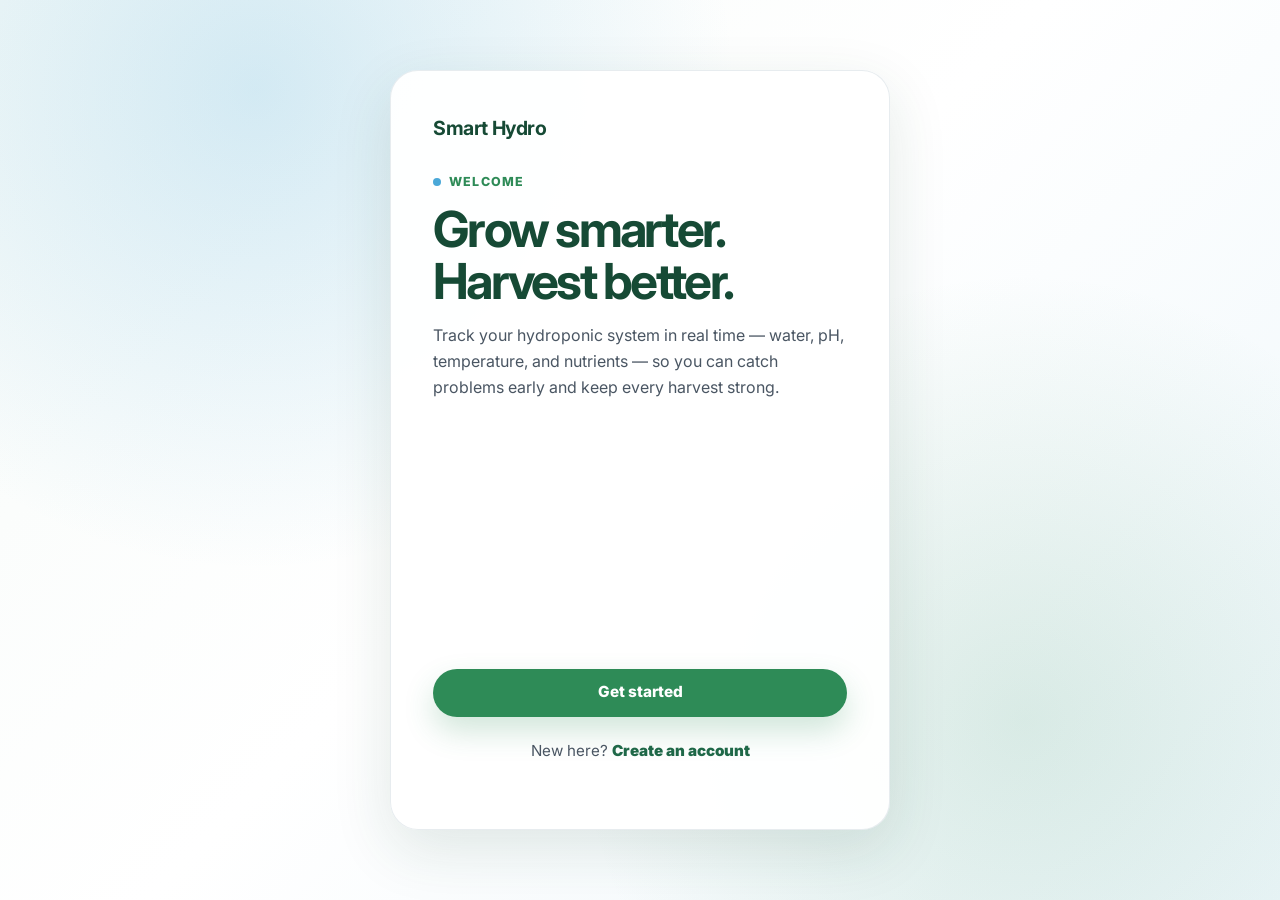
<file: welcome.html>
<!doctype html>
<html lang="en">
  <head>
    <meta charset="UTF-8" />
    <meta name="viewport" content="width=device-width, initial-scale=1.0" />
    <title>Welcome | Smart Hydro</title>
    <link rel="preconnect" href="https://fonts.googleapis.com" />
    <link rel="preconnect" href="https://fonts.gstatic.com" crossorigin />
    <link
      href="https://fonts.googleapis.com/css2?family=Inter:wght@400;500;600;700;800&display=swap"
      rel="stylesheet"
    />
    <link rel="stylesheet" href="styles.css?v=brand-text-1" />
  </head>
  <body class="auth-route-body">
    <main class="auth-page">
      <section class="auth-card welcome-card">
        <a class="brand auth-brand" href="welcome.html" aria-label="Smart Hydro home">
          <span>
            <strong>Smart Hydro</strong>
          </span>
        </a>

        <span class="eyebrow">Welcome</span>
        <h1>Grow smarter. Harvest better.</h1>
        <p>
          Track your hydroponic system in real time — water, pH, temperature, and nutrients — so
          you can catch problems early and keep every harvest strong.
        </p>

        <div class="welcome-card-actions">
          <a class="button button-primary auth-submit" href="sign-in.html">Get started</a>

          <p class="auth-switch">
            New here?
            <a href="sign-up.html">Create an account</a>
          </p>
        </div>
      </section>
    </main>
  </body>
</html>
</file>
<file: styles.css>
:root {
  --green-900: #164a35;
  --green-800: #1f6848;
  --green-700: #2e8b57;
  --green-100: #e7f5ec;
  --green-50: #f4fbf7;
  --blue-500: #4aa8d8;
  --blue-100: #e8f6fc;
  --gray-900: #17202a;
  --gray-700: #4a5663;
  --gray-500: #758394;
  --gray-200: #e6ebef;
  --gray-100: #f4f7f9;
  --white: #ffffff;
  --warning: #d89d21;
  --warning-bg: #fff7dd;
  --danger: #d9534f;
  --danger-bg: #fff1f0;
  --shadow: 0 20px 60px rgba(22, 74, 53, 0.12);
  --radius-lg: 28px;
  --radius-md: 18px;
  --radius-sm: 12px;
}

* {
  box-sizing: border-box;
}

html {
  scroll-behavior: smooth;
}

body {
  margin: 0;
  color: var(--gray-900);
  font-family: "Inter", system-ui, -apple-system, BlinkMacSystemFont, "Segoe UI", sans-serif;
  line-height: 1.6;
  background:
    radial-gradient(circle at top left, rgba(74, 168, 216, 0.18), transparent 32rem),
    linear-gradient(180deg, #f7fbf9 0%, #ffffff 42%, #f4f7f9 100%);
}

a {
  color: inherit;
  text-decoration: none;
}

.site-header {
  position: sticky;
  top: 0;
  z-index: 20;
  border-bottom: 1px solid rgba(230, 235, 239, 0.8);
  background: rgba(255, 255, 255, 0.88);
  backdrop-filter: blur(18px);
}

.nav {
  display: flex;
  max-width: 1180px;
  align-items: center;
  justify-content: space-between;
  gap: 24px;
  margin: 0 auto;
  padding: 16px 24px;
}

.brand {
  display: inline-flex;
  align-items: center;
  gap: 12px;
}

.brand strong {
  display: block;
  color: var(--green-900);
  font-size: 1.22rem;
  letter-spacing: -0.02em;
}

.nav-links {
  display: flex;
  flex-wrap: wrap;
  align-items: center;
  justify-content: flex-end;
  gap: 8px;
}

.nav-links a {
  border-radius: 999px;
  color: var(--gray-700);
  font-size: 0.92rem;
  font-weight: 600;
  padding: 9px 13px;
}

.nav-alert-link {
  position: relative;
  display: inline-flex;
  align-items: center;
  gap: 8px;
}

.nav-bell {
  display: inline-grid;
  width: 18px;
  height: 18px;
  color: currentColor;
}

.nav-bell svg {
  width: 100%;
  height: 100%;
  fill: currentColor;
}

.nav-alert-badge {
  min-width: 20px;
  height: 20px;
  display: inline-grid;
  place-items: center;
  padding: 0 6px;
  border-radius: 999px;
  background: var(--danger);
  color: var(--white);
  font-size: 0.72rem;
  font-weight: 800;
  line-height: 1;
  box-shadow: 0 0 0 2px rgba(255, 255, 255, 0.95);
}

.nav-alert-link.is-attention {
  color: var(--danger);
  background: var(--danger-bg);
  animation: nav-bell-beep 1.1s ease-in-out infinite;
}

.nav-alert-link.is-attention .nav-bell {
  animation: nav-bell-ring 0.9s ease-in-out infinite;
  transform-origin: 50% 0%;
}

@keyframes nav-bell-beep {
  0%,
  100% {
    box-shadow: 0 0 0 0 rgba(217, 83, 79, 0.45);
  }

  50% {
    box-shadow: 0 0 0 8px rgba(217, 83, 79, 0);
  }
}

@keyframes nav-bell-ring {
  0%,
  100% {
    transform: rotate(0deg);
  }

  20% {
    transform: rotate(-14deg);
  }

  40% {
    transform: rotate(12deg);
  }

  60% {
    transform: rotate(-8deg);
  }

  80% {
    transform: rotate(6deg);
  }
}

.nav-links a:hover,
.nav-links a:focus-visible,
.nav-action:hover,
.nav-action:focus-visible {
  color: var(--green-900);
  background: var(--green-100);
  outline: none;
}

.nav-action {
  border: 0;
  border-radius: 999px;
  color: var(--green-900);
  cursor: pointer;
  font: inherit;
  font-size: 0.92rem;
  font-weight: 800;
  padding: 9px 13px;
  background: var(--blue-100);
}

html.auth-pending body {
  opacity: 0;
  pointer-events: none;
}

.section-shell {
  max-width: 1180px;
  margin: 0 auto;
  padding: 68px 24px;
}

.hero {
  display: grid;
  grid-template-columns: repeat(2, minmax(0, 1fr));
  align-items: stretch;
  gap: 34px 48px;
  min-height: calc(100vh - 79px);
  padding-top: 54px;
}

.eyebrow {
  display: inline-flex;
  align-items: center;
  gap: 8px;
  color: var(--green-700);
  font-size: 0.78rem;
  font-weight: 800;
  letter-spacing: 0.1em;
  text-transform: uppercase;
}

.eyebrow::before {
  width: 8px;
  height: 8px;
  border-radius: 999px;
  background: var(--blue-500);
  content: "";
}

h1,
h2,
h3,
h4,
p {
  margin-top: 0;
}

h1 {
  max-width: 1120px;
  margin-bottom: 22px;
  color: var(--green-900);
  font-size: clamp(2.25rem, 4.6vw, 4.7rem);
  line-height: 1.04;
  letter-spacing: -0.055em;
}

h2 {
  margin-bottom: 14px;
  color: var(--green-900);
  font-size: clamp(2rem, 4vw, 3.2rem);
  line-height: 1.08;
  letter-spacing: -0.04em;
}

h3 {
  margin-bottom: 8px;
  color: var(--green-900);
  font-size: 1.15rem;
}

p {
  color: var(--gray-700);
}

.hero-copy {
  display: flex;
  flex-direction: column;
  justify-content: center;
  align-self: center;
  width: 100%;
  max-width: none;
  min-height: 620px;
  padding-right: 12px;
}

.hero-copy p {
  max-width: none;
  margin-bottom: 30px;
  color: var(--gray-700);
  font-size: clamp(1.32rem, 2.15vw, 1.62rem);
  line-height: 1.58;
}

.hero-visual {
  position: relative;
  display: flex;
  align-self: center;
  align-items: stretch;
  width: 100%;
  min-height: 620px;
}

.hero-media-stack {
  display: flex;
  width: 100%;
  flex-direction: column;
  gap: 18px;
}

.hero-heading {
  grid-column: 1 / -1;
  max-width: 1120px;
  margin: 0 auto 6px;
  text-align: center;
}

.hero-heading h1 {
  margin: 14px auto 0;
}

.hero-actions,
.form-actions {
  display: grid;
  gap: 14px;
  width: 100%;
}

.button-wide {
  width: 100%;
  min-height: 52px;
  font-size: 1rem;
}

.button {
  display: inline-flex;
  align-items: center;
  justify-content: center;
  min-height: 48px;
  border: 0;
  border-radius: 999px;
  cursor: pointer;
  font-family: inherit;
  font-size: 0.96rem;
  font-weight: 800;
  padding: 0 20px;
  transition:
    transform 180ms ease,
    box-shadow 180ms ease,
    background 180ms ease;
}

.button:hover,
.button:focus-visible {
  transform: translateY(-1px);
  outline: none;
}

.button-primary {
  color: var(--white);
  background: var(--green-700);
  box-shadow: 0 14px 30px rgba(46, 139, 87, 0.22);
}

.button-primary:hover,
.button-primary:focus-visible {
  background: var(--green-800);
}

.button-secondary,
.button-ghost {
  color: var(--green-900);
  background: var(--white);
  box-shadow: inset 0 0 0 1px var(--gray-200);
}

.button-ghost {
  background: var(--green-50);
}

.photo-showcase {
  display: grid;
  grid-template-columns: minmax(0, 1.05fr) minmax(0, 0.95fr);
  gap: 18px;
  align-items: stretch;
}

.project-photo {
  position: relative;
  overflow: hidden;
  margin: 0;
  border: 1px solid rgba(230, 235, 239, 0.9);
  border-radius: var(--radius-lg);
  background: var(--white);
  box-shadow: var(--shadow);
}

.project-photo img {
  display: block;
  width: 100%;
  height: 100%;
  object-fit: cover;
}

.project-photo-large {
  min-height: 580px;
}

.project-photo-small {
  min-height: 580px;
}

.project-photo figcaption {
  position: absolute;
  right: 14px;
  bottom: 14px;
  border-radius: 999px;
  color: var(--green-900);
  font-size: 0.78rem;
  font-weight: 900;
  padding: 7px 12px;
  background: rgba(255, 255, 255, 0.88);
  backdrop-filter: blur(10px);
}

.hydroponic-card {
  position: relative;
  overflow: hidden;
  min-height: 500px;
  border: 1px solid rgba(230, 235, 239, 0.9);
  border-radius: var(--radius-lg);
  background:
    linear-gradient(180deg, rgba(232, 246, 252, 0.8), rgba(244, 251, 247, 0.85)),
    var(--white);
  box-shadow: var(--shadow);
}

.hydroponic-card::before {
  position: absolute;
  inset: 28px;
  border: 1px dashed rgba(46, 139, 87, 0.22);
  border-radius: 22px;
  content: "";
}

.plant-row {
  position: relative;
  z-index: 2;
  display: flex;
  justify-content: center;
  gap: 46px;
  padding-top: 92px;
}

.plant {
  position: relative;
  width: 82px;
  height: 124px;
}

.plant-large {
  transform: scale(1.2);
}

.stem {
  position: absolute;
  right: 38px;
  bottom: 0;
  width: 7px;
  height: 86px;
  border-radius: 999px;
  background: var(--green-700);
}

.leaf {
  position: absolute;
  top: 18px;
  width: 54px;
  height: 32px;
  border-radius: 32px 32px 4px 32px;
  background: linear-gradient(135deg, #46a96b, #8bd9a6);
}

.leaf-left {
  left: 3px;
  transform: rotate(-32deg);
}

.leaf-right {
  right: 2px;
  transform: scaleX(-1) rotate(-32deg);
}

.grow-bed {
  position: relative;
  z-index: 3;
  display: flex;
  max-width: 380px;
  justify-content: space-around;
  margin: -8px auto 0;
  border-radius: 22px;
  padding: 18px 24px;
  background: var(--green-900);
  box-shadow: 0 12px 30px rgba(22, 74, 53, 0.2);
}

.grow-bed span {
  width: 42px;
  height: 12px;
  border-radius: 999px;
  background: rgba(255, 255, 255, 0.24);
}

.water-tank {
  position: relative;
  overflow: hidden;
  z-index: 2;
  max-width: 430px;
  height: 118px;
  margin: 38px auto 0;
  border: 2px solid rgba(74, 168, 216, 0.36);
  border-radius: 24px;
  background: rgba(255, 255, 255, 0.86);
}

.water-fill {
  position: absolute;
  right: 0;
  bottom: 0;
  left: 0;
  height: 68%;
  background: linear-gradient(180deg, rgba(74, 168, 216, 0.44), rgba(74, 168, 216, 0.18));
}

.water-tank span {
  position: absolute;
  top: 50%;
  left: 50%;
  width: 100%;
  color: var(--green-900);
  font-weight: 800;
  text-align: center;
  transform: translate(-50%, -50%);
}

.sensor-node {
  position: absolute;
  z-index: 6;
  width: 130px;
  border: 1px solid rgba(230, 235, 239, 0.9);
  border-radius: 18px;
  padding: 16px;
  background: rgba(255, 255, 255, 0.96);
  box-shadow: 0 18px 36px rgba(22, 74, 53, 0.14);
}

.sensor-node-left {
  top: 82px;
  left: -24px;
}

.sensor-node-right {
  right: -18px;
  bottom: 220px;
}

.sensor-node .icon {
  display: inline-grid;
  min-width: 38px;
  min-height: 38px;
  place-items: center;
  border-radius: 12px;
  color: var(--green-900);
  font-size: 0.8rem;
  font-weight: 900;
  background: var(--blue-100);
}

.sensor-node strong,
.sensor-node small {
  display: block;
}

.sensor-node strong {
  margin-top: 10px;
  color: var(--green-900);
  font-size: 1.45rem;
}

.sensor-node small {
  color: var(--gray-500);
  font-weight: 700;
}

.model-review-card {
  width: 100%;
  margin: 0;
  border: 1px solid rgba(230, 235, 239, 0.95);
  border-radius: var(--radius-md);
  padding: 22px 24px;
  background: rgba(255, 255, 255, 0.96);
  box-shadow: 0 16px 42px rgba(22, 74, 53, 0.08);
}

.model-review-card h3 {
  margin: 8px 0 10px;
}

.model-review-card ul {
  display: grid;
  gap: 6px;
  margin: 0 0 12px;
  padding-left: 20px;
}

.model-review-card li,
.model-review-card p {
  color: var(--gray-700);
  font-size: 0.9rem;
}

.model-review-card p {
  margin-bottom: 0;
  color: var(--green-900);
  font-weight: 800;
}

.line {
  position: absolute;
  z-index: 1;
  display: block;
  height: 2px;
  background: rgba(74, 168, 216, 0.28);
  transform-origin: left center;
}

.line-one {
  top: 214px;
  left: 90px;
  width: 360px;
  transform: rotate(8deg);
}

.line-two {
  right: 74px;
  bottom: 236px;
  width: 250px;
  transform: rotate(-16deg);
}

.line-three {
  bottom: 176px;
  left: 130px;
  width: 280px;
  transform: rotate(14deg);
}

.section-heading {
  max-width: 760px;
  margin: 0 auto 34px;
  text-align: center;
}

.section-heading.compact {
  margin-bottom: 0;
  text-align: left;
}

.status-layout,
.analysis-layout,
.readings-layout,
.split-section,
.impact-section {
  display: grid;
  grid-template-columns: repeat(2, minmax(0, 1fr));
  align-items: stretch;
  gap: 24px;
}

.status-card,
.metric-card,
.remedy-panel article,
.analysis-form,
.analysis-result,
.trend-card,
.table-card,
.alert-card,
.workflow-grid article,
.impact-grid article {
  border: 1px solid rgba(230, 235, 239, 0.95);
  border-radius: var(--radius-md);
  background: rgba(255, 255, 255, 0.92);
  box-shadow: 0 16px 42px rgba(22, 74, 53, 0.08);
}

.overall-health {
  display: flex;
  flex-direction: column;
  justify-content: flex-start;
  min-height: 100%;
  padding: 30px;
  background:
    linear-gradient(135deg, rgba(231, 245, 236, 0.92), rgba(232, 246, 252, 0.74)),
    var(--white);
}

.dashboard-photo {
  overflow: hidden;
  height: 260px;
  margin: 0 0 22px;
  border-radius: 22px;
  background: var(--gray-100);
  box-shadow: inset 0 0 0 1px rgba(230, 235, 239, 0.9);
}

.dashboard-photo img {
  display: block;
  width: 100%;
  height: 100%;
  object-fit: cover;
}

.health-summary-panel {
  display: flex;
  flex: 1;
  flex-direction: column;
  justify-content: center;
}

.card-topline,
.metric-card > div:first-child {
  display: flex;
  align-items: center;
  gap: 10px;
  color: var(--gray-700);
  font-weight: 800;
}

.status-icon {
  width: 14px;
  height: 14px;
  border-radius: 999px;
}

.healthy {
  background: var(--green-700);
}

.warning {
  background: var(--warning);
}

.critical {
  background: var(--danger);
}

.overall-health strong {
  margin: 20px 0 16px;
  color: var(--green-900);
  font-size: clamp(2.7rem, 5vw, 4.8rem);
  line-height: 1;
  letter-spacing: -0.06em;
}

.overall-health p {
  margin-bottom: 0;
}

.metric-grid {
  display: grid;
  grid-template-columns: repeat(2, minmax(0, 1fr));
  gap: 18px;
}

.remedy-panel {
  display: grid;
  grid-template-columns: repeat(4, minmax(0, 1fr));
  gap: 14px;
  margin-top: 18px;
}

.remedy-panel article {
  color: var(--gray-700);
  font-size: 0.92rem;
  padding: 18px;
}

.remedy-panel strong {
  color: var(--green-900);
}

.metric-card {
  display: flex;
  min-height: 190px;
  flex-direction: column;
  justify-content: space-between;
  padding: 22px;
}

.metric-icon {
  display: inline-grid;
  width: 42px;
  height: 42px;
  place-items: center;
  border-radius: 14px;
  color: var(--green-900);
  font-weight: 900;
  background: var(--blue-100);
}

.metric-card strong {
  display: block;
  margin: 18px 0 8px;
  color: var(--green-900);
  font-size: 2rem;
  line-height: 1;
}

.trend-indicator {
  display: inline-flex;
  width: fit-content;
  align-items: center;
  border-radius: 999px;
  color: var(--gray-700);
  font-size: 0.78rem;
  font-weight: 900;
  padding: 4px 10px;
  background: var(--gray-100);
}

.trend-indicator::before {
  margin-right: 6px;
  content: "→";
}

.trend-indicator.up {
  color: var(--green-900);
  background: var(--green-100);
}

.trend-indicator.up::before {
  content: "↗";
}

.trend-indicator.down {
  color: #7b5610;
  background: var(--warning-bg);
}

.trend-indicator.down::before {
  content: "↘";
}

.trend-indicator.steady::before {
  content: "→";
}

.monitoring-control-card {
  display: flex;
  grid-column: 1 / -1;
  align-items: center;
  justify-content: space-between;
  gap: 18px;
  border: 1px solid rgba(230, 235, 239, 0.95);
  border-radius: var(--radius-md);
  padding: 22px;
  background:
    linear-gradient(135deg, rgba(231, 245, 236, 0.92), rgba(232, 246, 252, 0.74)),
    var(--white);
  box-shadow: 0 16px 42px rgba(22, 74, 53, 0.08);
}

.monitoring-control-card h3 {
  margin: 8px 0 6px;
}

.monitoring-control-card p {
  max-width: 520px;
  margin-bottom: 0;
}

.monitoring-control-card .button {
  flex: 0 0 auto;
}

.monitoring-control-card .button:disabled {
  cursor: wait;
  opacity: 0.72;
}

.metric-status,
.table-status,
.severity {
  display: inline-flex;
  align-items: center;
  border-radius: 999px;
  color: var(--white);
  font-size: 0.78rem;
  font-weight: 900;
  padding: 4px 10px;
}

.progress-track,
.confidence-track {
  overflow: hidden;
  height: 10px;
  margin-top: 16px;
  border-radius: 999px;
  background: var(--gray-200);
}

.progress-track span,
.confidence-track span {
  display: block;
  height: 100%;
  border-radius: inherit;
  background: linear-gradient(90deg, var(--green-700), var(--blue-500));
  transition: width 240ms ease;
}

.metric-card.is-warning .progress-track span,
.confidence-track.warning span {
  background: linear-gradient(90deg, var(--warning), #f1ca62);
}

.metric-card.is-critical .progress-track span,
.confidence-track.critical span {
  background: linear-gradient(90deg, var(--danger), #ff8a80);
}

.ml-layout {
  display: grid;
  grid-template-columns: repeat(2, minmax(0, 1fr));
  gap: 24px;
}

.ml-photo,
.ml-detection-panel,
.ml-result-panel {
  border: 1px solid rgba(230, 235, 239, 0.95);
  border-radius: var(--radius-md);
  background: rgba(255, 255, 255, 0.92);
  box-shadow: 0 16px 42px rgba(22, 74, 53, 0.08);
}

.ml-photo {
  display: flex;
  overflow: hidden;
  min-height: 340px;
  margin: 0;
  flex-direction: column;
}

.ml-photo img {
  display: block;
  width: 100%;
  flex: 1;
  min-height: 0;
  object-fit: cover;
}

.ml-photo figcaption {
  padding: 14px 18px;
  color: var(--gray-700);
  font-size: 0.88rem;
  font-weight: 800;
  background: var(--gray-100);
}

.ml-detection-panel {
  display: flex;
  min-height: 340px;
  flex-direction: column;
  align-items: center;
  justify-content: center;
  gap: 28px;
  padding: 30px;
  background:
    linear-gradient(135deg, rgba(231, 245, 236, 0.92), rgba(232, 246, 252, 0.8)),
    var(--white);
}

.ml-detection-panel .button {
  min-width: 220px;
}

.ml-result-panel {
  grid-column: 1 / -1;
  padding: 28px 30px;
  opacity: 0.72;
  transition: opacity 400ms ease, box-shadow 400ms ease;
}

.ml-result-panel.is-revealed {
  opacity: 1;
  box-shadow: 0 20px 48px rgba(22, 74, 53, 0.12);
}

.ml-result-panel h3 {
  margin-top: 8px;
}

.score-ring {
  display: grid;
  width: 168px;
  height: 168px;
  place-items: center;
  border: 14px solid var(--green-100);
  border-top-color: var(--green-700);
  border-right-color: var(--blue-500);
  border-radius: 50%;
  text-align: center;
  transition: transform 300ms ease;
}

.score-ring.is-scanning {
  animation: score-ring-scan 900ms ease-in-out infinite;
}

@keyframes score-ring-scan {
  0%,
  100% {
    transform: rotate(0deg);
    border-top-color: var(--green-700);
  }

  50% {
    transform: rotate(6deg);
    border-top-color: var(--blue-500);
  }
}

.score-ring span {
  display: block;
  color: var(--green-900);
  font-size: 2.4rem;
  font-weight: 900;
  line-height: 1;
}

.score-ring small {
  color: var(--gray-500);
  font-weight: 800;
}

.prediction-row {
  display: flex;
  align-items: center;
  justify-content: space-between;
  gap: 16px;
  border-bottom: 1px solid var(--gray-200);
  padding: 12px 0;
}

.prediction-row strong {
  color: var(--green-900);
}

.prediction-row .prediction-warning {
  color: var(--warning);
}

.prediction-row .prediction-critical {
  color: var(--danger);
}

.model-note {
  margin-bottom: 0;
  border-radius: var(--radius-sm);
  color: var(--green-900);
  font-weight: 800;
  padding: 14px;
  background: var(--green-50);
}

.analysis-form,
.analysis-result {
  display: flex;
  min-height: 100%;
  flex-direction: column;
  padding: 28px;
}

.analysis-form label {
  display: block;
  margin-bottom: 10px;
  color: var(--green-900);
  font-weight: 900;
}

.analysis-form h3 {
  margin-top: 10px;
}

.range-note {
  border-left: 4px solid var(--blue-500);
  border-radius: 10px;
  font-size: 0.92rem;
  margin: 4px 0 0;
  padding: 12px 14px;
  background: var(--blue-100);
}

.simulation-input-grid {
  display: grid;
  grid-template-columns: repeat(2, minmax(0, 1fr));
  gap: 14px;
  margin-top: 18px;
}

.simulation-input-grid label {
  display: grid;
  gap: 7px;
}

.simulation-input-grid span {
  color: var(--green-900);
  font-size: 0.84rem;
  font-weight: 900;
}

.simulation-input-grid input {
  width: 100%;
  border: 1px solid var(--gray-200);
  border-radius: 14px;
  color: var(--gray-900);
  font: inherit;
  padding: 12px 14px;
  background: var(--gray-100);
}

.simulation-input-grid input:focus {
  border-color: var(--blue-500);
  background: var(--white);
  outline: 3px solid rgba(74, 168, 216, 0.18);
}

.simulated-values {
  border: 1px dashed rgba(46, 139, 87, 0.34);
  border-radius: var(--radius-sm);
  color: var(--green-900);
  font-size: 1rem;
  font-weight: 900;
  margin: 14px 0 20px;
  padding: 16px;
  background: var(--green-50);
}

textarea {
  width: 100%;
  resize: vertical;
  min-height: 150px;
  margin-bottom: 18px;
  border: 1px solid var(--gray-200);
  border-radius: 18px;
  color: var(--gray-900);
  font: inherit;
  padding: 16px;
  background: var(--gray-100);
}

textarea:focus {
  border-color: var(--blue-500);
  background: var(--white);
  outline: 3px solid rgba(74, 168, 216, 0.18);
}

.analysis-result h4 {
  margin: 20px 0 8px;
  color: var(--green-900);
}

.analysis-result ul {
  margin: 0;
  padding-left: 20px;
}

.analysis-result li {
  margin-bottom: 8px;
  color: var(--gray-700);
}

.warning-box {
  margin-top: 18px;
  border-left: 4px solid var(--danger);
  border-radius: 12px;
  color: #8f2925;
  font-weight: 800;
  padding: 13px 15px;
  background: var(--danger-bg);
}

.is-hidden {
  display: none;
}

.readings-layout {
  align-items: stretch;
}

#readings-trends-panel {
  cursor: pointer;
  transition: box-shadow 280ms ease;
}

#readings-trends-panel:hover,
#readings-trends-panel.is-animating {
  box-shadow: 0 18px 44px rgba(22, 74, 53, 0.1);
}

.trend-card,
.table-card {
  overflow: hidden;
  min-height: 100%;
  padding: 26px;
}

.mini-chart {
  display: grid;
  height: 280px;
  grid-template-columns: repeat(5, minmax(42px, 1fr));
  align-items: end;
  gap: 16px;
  border-radius: 18px;
  padding: 18px;
  background:
    linear-gradient(var(--gray-200) 1px, transparent 1px) 0 0 / 100% 25%,
    var(--gray-100);
}

@property --height {
  syntax: "<percentage>";
  inherits: false;
  initial-value: 40%;
}

.mini-chart div {
  position: relative;
  min-height: 32px;
  height: var(--height);
  border-radius: 16px 16px 8px 8px;
  background: linear-gradient(180deg, var(--green-700), #8bd9a6);
  transition: --height 500ms ease, height 500ms ease;
}

.mini-chart .warning-bar {
  background: linear-gradient(180deg, var(--warning), #f5d777);
}

.mini-chart.is-live .trend-bar.is-live {
  box-shadow: 0 8px 20px rgba(46, 139, 87, 0.18);
}

.mini-chart.is-stable .trend-bar.is-stable {
  box-shadow: 0 10px 24px rgba(46, 139, 87, 0.14);
}

.mini-chart span {
  position: absolute;
  bottom: -30px;
  left: 50%;
  color: var(--gray-700);
  font-size: 0.78rem;
  font-weight: 800;
  transform: translateX(-50%);
  white-space: nowrap;
}

.weekly-report-shell {
  margin-top: 28px;
  padding: 28px;
  border-radius: var(--radius-lg);
  background: linear-gradient(180deg, rgba(255, 255, 255, 0.96), rgba(244, 250, 246, 0.96));
  border: 1px solid rgba(46, 139, 87, 0.12);
  box-shadow: 0 18px 44px rgba(22, 74, 53, 0.08);
}

.weekly-report-heading {
  margin-bottom: 18px;
}

.weekly-report-actions {
  display: flex;
  flex-wrap: wrap;
  gap: 12px;
  align-items: center;
  margin-bottom: 22px;
}

.weekly-report-status {
  margin: 0;
  color: var(--gray-600);
  font-weight: 700;
}

.weekly-report-grid {
  display: grid;
  grid-template-columns: repeat(2, minmax(0, 1fr));
  gap: 18px;
  margin-bottom: 18px;
}

.weekly-report-card,
.weekly-report-next {
  padding: 24px;
  border-radius: var(--radius-md);
  background: #fff;
  border: 1px solid var(--gray-200);
}

.weekly-report-card h3,
.weekly-report-next h3 {
  margin-bottom: 10px;
}

.weekly-report-metrics {
  display: grid;
  grid-template-columns: repeat(3, minmax(0, 1fr));
  gap: 12px;
  margin: 18px 0;
}

.weekly-report-metrics dt {
  color: var(--gray-500);
  font-size: 0.82rem;
  font-weight: 800;
  text-transform: uppercase;
  letter-spacing: 0.04em;
}

.weekly-report-metrics dd {
  margin: 4px 0 0;
  color: var(--green-900);
  font-size: 1.1rem;
  font-weight: 800;
}

.weekly-report-outcome {
  margin: 12px 0;
  color: var(--green-900);
  font-weight: 700;
}

@media (max-width: 900px) {
  .weekly-report-grid,
  .weekly-report-metrics {
    grid-template-columns: 1fr;
  }
}

table {
  width: 100%;
  border-collapse: collapse;
  font-size: 0.94rem;
}

caption {
  margin-bottom: 14px;
  color: var(--green-900);
  font-size: 1.08rem;
  font-weight: 900;
  text-align: left;
}

th,
td {
  border-bottom: 1px solid var(--gray-200);
  padding: 14px 10px;
  text-align: left;
}

th {
  color: var(--green-900);
  font-size: 0.78rem;
  letter-spacing: 0.06em;
  text-transform: uppercase;
}

td {
  color: var(--gray-700);
}

.table-status.healthy,
.severity.low {
  background: var(--green-700);
}

.table-status.warning,
.severity.medium {
  background: var(--warning);
}

.severity.high {
  background: var(--danger);
}

.alerts-grid,
.workflow-grid,
.impact-grid {
  display: grid;
  grid-template-columns: repeat(3, minmax(0, 1fr));
  gap: 18px;
}

.alert-card,
.workflow-grid article,
.impact-grid article {
  display: flex;
  flex-direction: column;
  padding: 24px;
}

.alert-card {
  border: 2px solid rgba(217, 83, 79, 0.35);
  border-left: 6px solid var(--green-700);
}

.alert-card-active {
  border-color: rgba(217, 83, 79, 0.72);
  animation: alert-tick-pulse 1.15s ease-in-out infinite;
}

.alert-card-empty {
  border-color: rgba(230, 235, 239, 0.95);
  animation: none;
}

.alert-card.medium,
.alert-card-active.medium {
  border-color: rgba(216, 157, 33, 0.75);
  border-left-color: var(--warning);
}

.alert-card.high,
.alert-card-active.high {
  border-color: rgba(217, 83, 79, 0.85);
  border-left-color: var(--danger);
}

.alerts-section.has-active-alerts {
  border: 2px solid rgba(217, 83, 79, 0.72);
  border-radius: calc(var(--radius-lg) + 4px);
  background:
    linear-gradient(180deg, rgba(255, 241, 240, 0.72), rgba(255, 255, 255, 0.96)),
    var(--white);
  box-shadow: 0 0 0 4px rgba(217, 83, 79, 0.08);
  animation: alert-section-pulse 1.4s ease-in-out infinite;
}

.alerts-section-note {
  margin: 8px 0 0;
  color: var(--danger);
  font-weight: 700;
}

.alerts-subsection {
  margin-top: 18px;
}

.alerts-subsection-closed {
  margin-top: 28px;
}

.alerts-subsection-title {
  margin: 0 0 12px;
  color: var(--green-900);
  font-size: 1.05rem;
}

.alerts-subsection-copy {
  margin: -4px 0 14px;
  color: var(--gray-700);
}

.alert-card-closed {
  border-color: rgba(120, 140, 150, 0.35);
  border-left-color: var(--gray-700);
  background: rgba(248, 250, 251, 0.96);
  animation: none;
  opacity: 0.92;
}

.alert-card-closed h3 {
  color: var(--gray-800);
}

@keyframes alert-tick-pulse {
  0%,
  100% {
    box-shadow: 0 0 0 0 rgba(217, 83, 79, 0.28);
    border-color: rgba(217, 83, 79, 0.72);
  }

  50% {
    box-shadow: 0 0 0 10px rgba(217, 83, 79, 0);
    border-color: rgba(255, 90, 90, 0.95);
  }
}

@keyframes alert-section-pulse {
  0%,
  100% {
    box-shadow: 0 0 0 0 rgba(217, 83, 79, 0.18);
  }

  50% {
    box-shadow: 0 0 0 12px rgba(217, 83, 79, 0);
  }
}

.alert-card p:last-child,
.workflow-grid p,
.impact-grid p {
  margin-bottom: 0;
}

.workflow-grid {
  grid-template-columns: repeat(4, minmax(0, 1fr));
}

.workflow-section-compact .section-heading p {
  max-width: 52rem;
  color: var(--gray-700);
}

.workflow-replay-card {
  display: flex;
  flex-wrap: wrap;
  align-items: center;
  gap: 18px;
  padding: 24px;
  border: 1px solid rgba(230, 235, 239, 0.95);
  border-radius: var(--radius-md);
  background: rgba(255, 255, 255, 0.92);
  box-shadow: 0 16px 42px rgba(22, 74, 53, 0.08);
}

.workflow-replay-card h3 {
  margin: 0 0 6px;
  color: var(--gray-900);
}

.workflow-replay-card p {
  margin: 0;
  color: var(--gray-700);
}

.workflow-replay-card .workflow-icon {
  margin-bottom: 0;
}

.onboarding-overlay {
  position: fixed;
  inset: 0;
  z-index: 60;
  display: grid;
  place-items: center;
  padding: 20px;
  background: rgba(15, 24, 20, 0.52);
  backdrop-filter: blur(6px);
}

.onboarding-overlay[hidden] {
  display: none;
}

body.onboarding-open {
  overflow: hidden;
}

.onboarding-dialog {
  width: min(100%, 520px);
  padding: 28px;
  border-radius: calc(var(--radius-md) + 4px);
  background: var(--white);
  box-shadow: 0 28px 80px rgba(22, 74, 53, 0.22);
  animation: onboarding-pop 0.28s ease-out;
}

.onboarding-top {
  display: flex;
  align-items: center;
  justify-content: space-between;
  gap: 12px;
  margin-bottom: 18px;
}

.onboarding-progress {
  margin: 0;
  color: var(--gray-500);
  font-size: 0.86rem;
  font-weight: 700;
}

.onboarding-step {
  display: grid;
  gap: 12px;
  margin-bottom: 24px;
}

.onboarding-step h2 {
  margin: 0;
  color: var(--green-900);
  font-size: clamp(1.45rem, 4vw, 1.9rem);
  line-height: 1.2;
}

.onboarding-step p {
  margin: 0;
  color: var(--gray-700);
  font-size: 1rem;
}

.onboarding-icon {
  margin-bottom: 4px;
}

.onboarding-actions {
  display: flex;
  align-items: center;
  justify-content: space-between;
  gap: 12px;
}

.onboarding-skip {
  padding-inline: 12px;
}

@keyframes onboarding-pop {
  from {
    opacity: 0;
    transform: translateY(12px) scale(0.98);
  }

  to {
    opacity: 1;
    transform: translateY(0) scale(1);
  }
}

.workflow-icon {
  display: inline-grid;
  width: 54px;
  height: 54px;
  place-items: center;
  margin-bottom: 18px;
  border-radius: 18px;
  font-size: 1.35rem;
  background: var(--blue-100);
}

.impact-section {
  align-items: start;
}

.impact-grid {
  grid-template-columns: 1fr;
}

.impact-grid strong,
.impact-grid span {
  display: block;
}

.impact-grid strong {
  color: var(--blue-500);
  font-size: 0.82rem;
  letter-spacing: 0.08em;
  text-transform: uppercase;
}

.impact-grid span {
  color: var(--green-900);
  font-size: 1.08rem;
  font-weight: 900;
}

.footer {
  display: grid;
  max-width: 1180px;
  align-items: center;
  justify-content: center;
  margin: 0 auto;
  border-top: 1px solid var(--gray-200);
  padding: 28px 24px 36px;
  text-align: center;
}

.footer p {
  color: var(--gray-500);
  font-size: 0.92rem;
  font-weight: 800;
  margin: 0;
}

.auth-route-body {
  min-height: 100vh;
  background:
    radial-gradient(circle at 20% 10%, rgba(74, 168, 216, 0.22), transparent 30rem),
    radial-gradient(circle at 80% 80%, rgba(46, 139, 87, 0.14), transparent 28rem),
    linear-gradient(135deg, #f7fbf9, #ffffff 48%, #eef7fb);
}

.auth-page {
  display: grid;
  min-height: 100vh;
  place-items: center;
  padding: 40px 18px;
}

.auth-card {
  width: min(100%, 500px);
  border: 1px solid rgba(230, 235, 239, 0.95);
  border-radius: var(--radius-lg);
  padding: clamp(28px, 5vw, 42px);
  background: rgba(255, 255, 255, 0.94);
  box-shadow: var(--shadow);
}

.welcome-card {
  display: flex;
  min-height: 760px;
  flex-direction: column;
}

.welcome-card-actions {
  margin-top: auto;
  padding-top: 28px;
}

.welcome-card .auth-submit {
  width: 100%;
  justify-content: center;
}

.welcome-card .auth-switch {
  margin-top: 22px;
}

.route-card {
  text-align: center;
}

.auth-brand {
  margin-bottom: 28px;
}

.auth-card h1 {
  margin: 12px 0 16px;
  font-size: clamp(2rem, 5vw, 3.1rem);
}

.auth-card p {
  margin-bottom: 24px;
}

.auth-form {
  display: grid;
  gap: 16px;
}

.auth-form label {
  display: grid;
  gap: 8px;
  color: var(--green-900);
  font-weight: 900;
}

.auth-form input {
  width: 100%;
  border: 1px solid var(--gray-200);
  border-radius: 16px;
  color: var(--gray-900);
  font: inherit;
  padding: 14px 16px;
  background: var(--gray-100);
}

.auth-form input:focus {
  border-color: var(--blue-500);
  background: var(--white);
  outline: 3px solid rgba(74, 168, 216, 0.18);
}

.auth-submit {
  width: 100%;
  margin-top: 6px;
}

.auth-submit:disabled {
  cursor: wait;
  opacity: 0.72;
}

.auth-message {
  min-height: 24px;
  margin: 0;
  border-radius: var(--radius-sm);
  font-size: 0.92rem;
  font-weight: 800;
  padding: 0;
}

.auth-message:not(:empty) {
  padding: 12px 14px;
}

.auth-message.error {
  color: #8f2925;
  background: var(--danger-bg);
}

.auth-message.success {
  color: var(--green-900);
  background: var(--green-100);
}

.auth-message.warning {
  color: #7b5610;
  background: var(--warning-bg);
}

.auth-switch {
  margin: 22px 0 0;
  color: var(--gray-700);
  font-size: 0.95rem;
  text-align: center;
}

.auth-switch a {
  color: var(--green-800);
  font-weight: 900;
}

.auth-admin-footer {
  margin-top: 18px;
  padding-top: 18px;
  border-top: 1px solid var(--gray-200);
  text-align: center;
}

.auth-admin-toggle {
  width: 100%;
  min-height: 46px;
}

.auth-admin-toggle.is-active {
  color: var(--green-900);
  background: var(--green-50);
  box-shadow: inset 0 0 0 1px rgba(46, 139, 87, 0.18);
}

@media (max-width: 980px) {
  .hero,
  .status-layout,
  .analysis-layout,
  .readings-layout,
  .split-section,
  .impact-section {
    grid-template-columns: 1fr;
  }

  .hero {
    min-height: auto;
  }

  .hero-visual {
    min-height: auto;
  }

  .hero-copy {
    min-height: auto;
    padding-right: 0;
  }

  .project-photo-large,
  .project-photo-small {
    min-height: 420px;
  }

  .workflow-grid,
  .alerts-grid,
  .remedy-panel {
    grid-template-columns: repeat(2, minmax(0, 1fr));
  }

  .section-heading.compact {
    margin-bottom: 26px;
  }
}

@media (max-width: 720px) {
  .nav {
    align-items: flex-start;
    flex-direction: column;
  }

  .nav-links {
    justify-content: flex-start;
  }

  .section-shell {
    padding: 52px 18px;
  }

  .metric-grid,
  .workflow-grid,
  .alerts-grid,
  .remedy-panel,
  .simulation-input-grid {
    grid-template-columns: 1fr;
  }

  .monitoring-control-card {
    align-items: stretch;
    flex-direction: column;
  }

  .monitoring-control-card .button {
    width: 100%;
  }

  .ml-layout {
    grid-template-columns: 1fr;
  }

  .ml-photo,
  .ml-detection-panel {
    min-height: 280px;
  }

  .score-ring {
    width: 150px;
    height: 150px;
  }

  .sensor-node {
    position: static;
    width: auto;
    margin-bottom: 12px;
  }

  .hero-visual {
    display: flex;
    flex-direction: column;
  }

  .photo-showcase {
    grid-template-columns: 1fr;
  }

  .project-photo-large,
  .project-photo-small {
    min-height: 360px;
  }

  .model-review-card {
    position: static;
    margin: 16px 0 0;
  }

  .hydroponic-card {
    min-height: 450px;
  }

  .plant-row {
    gap: 22px;
  }

  .footer {
    align-items: center;
  }

  .table-card {
    overflow-x: auto;
  }

  .admin-stat-grid,
  .admin-split,
  .admin-settings-grid,
  .admin-user-layout,
  .admin-detail-grid {
    grid-template-columns: 1fr;
  }
}

.admin-hero {
  padding-top: 54px;
}

.admin-stat-grid {
  display: grid;
  grid-template-columns: repeat(5, minmax(0, 1fr));
  gap: 16px;
}

.admin-stat-card,
.admin-panel,
.admin-toggle-card {
  border: 1px solid rgba(230, 235, 239, 0.95);
  border-radius: var(--radius-md);
  background: rgba(255, 255, 255, 0.92);
  box-shadow: 0 16px 42px rgba(22, 74, 53, 0.08);
}

.admin-stat-card {
  padding: 22px;
}

.admin-stat-card span {
  display: block;
  color: var(--gray-500);
  font-size: 0.86rem;
  font-weight: 800;
}

.admin-stat-card strong {
  display: block;
  margin-top: 10px;
  color: var(--green-900);
  font-size: clamp(1.8rem, 3vw, 2.4rem);
  line-height: 1;
}

.admin-status-note {
  margin: 16px 0 0;
  color: var(--gray-500);
  font-size: 0.92rem;
}

.admin-records-actions {
  display: flex;
  flex-wrap: wrap;
  align-items: center;
  gap: 14px;
  margin-top: 18px;
}

.admin-records-actions .admin-status-note {
  margin: 0;
}

.admin-user-layout {
  display: grid;
  grid-template-columns: minmax(280px, 0.9fr) minmax(0, 1.1fr);
  gap: 24px;
}

.admin-user-list {
  display: grid;
  gap: 12px;
}

.admin-user-card {
  display: grid;
  gap: 4px;
  width: 100%;
  border: 1px solid var(--gray-200);
  border-radius: 16px;
  padding: 16px 18px;
  text-align: left;
  cursor: pointer;
  background: var(--white);
  transition:
    border-color 180ms ease,
    box-shadow 180ms ease,
    transform 180ms ease;
}

.admin-user-card strong {
  color: var(--green-900);
  font-size: 1.05rem;
}

.admin-user-card span {
  color: var(--gray-700);
  font-size: 0.88rem;
}

.admin-user-card small,
.admin-user-card em {
  color: var(--gray-500);
  font-size: 0.82rem;
  font-style: normal;
  font-weight: 700;
}

.admin-user-card.is-selected,
.admin-user-card:hover {
  border-color: var(--green-700);
  box-shadow: 0 12px 28px rgba(22, 74, 53, 0.1);
  transform: translateY(-1px);
}

.admin-user-detail h3 {
  margin-top: 8px;
}

.admin-detail-grid {
  display: grid;
  grid-template-columns: repeat(2, minmax(0, 1fr));
  gap: 16px 20px;
  margin: 20px 0;
}

.admin-detail-grid dt {
  margin-bottom: 4px;
  color: var(--gray-500);
  font-size: 0.82rem;
  font-weight: 800;
  text-transform: uppercase;
  letter-spacing: 0.04em;
}

.admin-detail-grid dd {
  margin: 0;
  color: var(--green-900);
  font-weight: 800;
}

.admin-detail-actions {
  margin-top: 8px;
}

.admin-split {
  display: grid;
  grid-template-columns: repeat(2, minmax(0, 1fr));
  gap: 24px;
}

.admin-panel {
  padding: 22px;
}

.admin-panel-head {
  display: flex;
  align-items: center;
  justify-content: space-between;
  gap: 12px;
  margin-bottom: 16px;
}

.admin-panel-head h3 {
  margin-bottom: 0;
}

.admin-panel-actions {
  display: flex;
  flex-wrap: wrap;
  gap: 10px;
  align-items: center;
  justify-content: flex-end;
}

.admin-table-wrap {
  padding: 0;
  box-shadow: none;
}

.admin-table-wrap table {
  margin: 0;
}

.admin-row-action {
  min-height: 40px;
  padding: 0 14px;
  font-size: 0.84rem;
}

.admin-settings-grid {
  display: grid;
  grid-template-columns: repeat(2, minmax(0, 1fr));
  gap: 16px;
}

.admin-toggle-card {
  display: flex;
  align-items: center;
  justify-content: space-between;
  gap: 18px;
  padding: 20px 22px;
}

.admin-toggle-card strong {
  display: block;
  color: var(--green-900);
}

.admin-toggle-card small {
  display: block;
  margin-top: 4px;
  color: var(--gray-500);
}

.admin-toggle-card input {
  width: 22px;
  height: 22px;
  accent-color: var(--green-700);
}

.admin-settings-actions {
  display: flex;
  flex-wrap: wrap;
  align-items: center;
  gap: 16px;
  margin-top: 20px;
}

.manual-alert-form {
  display: grid;
  grid-template-columns: repeat(2, minmax(0, 1fr));
  gap: 16px;
}

.manual-alert-form label {
  display: grid;
  gap: 8px;
  color: var(--green-900);
  font-weight: 800;
}

.manual-alert-form .manual-alert-message {
  grid-column: 1 / -1;
}

.manual-alert-form select,
.manual-alert-form textarea {
  width: 100%;
  border: 1px solid var(--gray-200);
  border-radius: 14px;
  color: var(--gray-900);
  font: inherit;
  font-weight: 600;
  padding: 12px 14px;
  background: var(--gray-100);
}

.manual-alert-form textarea {
  resize: vertical;
  min-height: 96px;
}

.manual-alert-form select:focus,
.manual-alert-form textarea:focus {
  border-color: var(--blue-500);
  background: var(--white);
  outline: none;
}

.manual-alert-actions {
  grid-column: 1 / -1;
  display: flex;
  flex-wrap: wrap;
  align-items: center;
  gap: 14px;
}

@media (max-width: 720px) {
  .manual-alert-form {
    grid-template-columns: 1fr;
  }
}

.user-query-form {
  display: grid;
  gap: 16px;
}

.user-query-form label {
  display: grid;
  gap: 8px;
  color: var(--green-900);
  font-weight: 800;
}

.user-query-form input,
.user-query-form textarea,
.admin-query-reply-form textarea {
  width: 100%;
  border: 1px solid var(--gray-200);
  border-radius: 14px;
  color: var(--gray-900);
  font: inherit;
  font-weight: 600;
  padding: 12px 14px;
  background: var(--gray-100);
}

.user-query-form textarea,
.admin-query-reply-form textarea {
  resize: vertical;
  min-height: 110px;
}

.user-query-form input:focus,
.user-query-form textarea:focus,
.admin-query-reply-form textarea:focus {
  border-color: var(--blue-500);
  background: var(--white);
  outline: none;
}

.user-query-actions {
  display: flex;
  flex-wrap: wrap;
  align-items: center;
  gap: 14px;
}

.query-history-heading {
  margin-top: 28px;
}

.query-history-heading h3 {
  margin: 0 0 6px;
}

.query-history-heading p {
  margin: 0;
  color: var(--gray-700);
}

.user-query-list,
.admin-query-list {
  display: grid;
  gap: 16px;
  margin-top: 16px;
}

.query-card {
  border: 1px solid rgba(230, 235, 239, 0.95);
  border-radius: var(--radius-lg);
  padding: 18px 20px;
  background: rgba(255, 255, 255, 0.94);
}

.query-card-open {
  border-color: rgba(214, 158, 46, 0.35);
}

.query-card-answered {
  border-color: rgba(74, 168, 216, 0.35);
}

.query-card-top {
  display: flex;
  flex-wrap: wrap;
  align-items: center;
  justify-content: space-between;
  gap: 10px;
  margin-bottom: 10px;
}

.query-card h3 {
  margin: 0 0 8px;
  font-size: 1.15rem;
}

.query-card p {
  margin: 0;
  color: var(--gray-800);
}

.query-meta {
  margin-bottom: 10px !important;
  color: var(--gray-700) !important;
  font-size: 0.92rem;
  font-weight: 700;
}

.query-waiting {
  margin-top: 12px !important;
  color: var(--gray-700) !important;
  font-weight: 700;
}

.query-response {
  margin-top: 14px;
  padding-top: 14px;
  border-top: 1px solid var(--gray-200);
}

.query-response strong {
  display: block;
  margin-bottom: 6px;
  color: var(--green-900);
}

.query-response small {
  display: block;
  margin-top: 8px;
  color: var(--gray-700);
}

.admin-query-reply-form {
  display: grid;
  gap: 12px;
  margin-top: 14px;
}

.admin-query-reply-form label {
  display: grid;
  gap: 8px;
  color: var(--green-900);
  font-weight: 800;
}

.admin-query-reply-form .button {
  justify-self: start;
}

@media (prefers-reduced-motion: reduce) {
  *,
  *::before,
  *::after {
    scroll-behavior: auto !important;
    transition-duration: 0.01ms !important;
  }

  .nav-alert-link.is-attention,
  .nav-alert-link.is-attention .nav-bell,
  .alert-card-active,
  .alerts-section.has-active-alerts {
    animation: none !important;
  }
}

.profile-route-body {
  display: flex;
  min-height: 100vh;
  flex-direction: column;
  background:
    radial-gradient(circle at 15% 0%, rgba(46, 139, 87, 0.12), transparent 24rem),
    radial-gradient(circle at 85% 100%, rgba(74, 168, 216, 0.1), transparent 22rem),
    linear-gradient(180deg, #eef8f1 0%, #f7fbf9 38%, #ffffff 100%);
}

.profile-route-body .profile-site-header {
  flex-shrink: 0;
}

.profile-brand-tag {
  display: block;
  color: var(--green-700);
  font-size: 0.72rem;
  font-weight: 800;
  letter-spacing: 0.08em;
  text-transform: uppercase;
}

.profile-page {
  flex: 1;
  width: min(100%, 960px);
  margin: 0 auto;
  padding: 32px 24px 56px;
  display: grid;
  gap: 22px;
  align-content: start;
}

.profile-subnav {
  display: flex;
  flex-wrap: wrap;
  gap: 8px;
  padding: 8px;
  border-radius: 999px;
  background: rgba(255, 255, 255, 0.88);
  border: 1px solid rgba(230, 235, 239, 0.95);
  box-shadow: 0 8px 24px rgba(22, 74, 53, 0.06);
}

.profile-subnav a {
  border-radius: 999px;
  color: var(--gray-700);
  font-size: 0.88rem;
  font-weight: 700;
  padding: 10px 14px;
}

.profile-subnav a:hover,
.profile-subnav a:focus-visible {
  color: var(--green-900);
  background: var(--green-100);
  outline: none;
}

.profile-subnav a.is-active {
  color: var(--white);
  background: var(--green-800);
}

.profile-hub-grid {
  display: grid;
  gap: 16px;
}

.profile-hub-card {
  display: flex;
  align-items: flex-start;
  gap: 14px;
  padding: 22px;
  border: 1px solid rgba(230, 235, 239, 0.95);
  border-radius: var(--radius-md);
  background: rgba(255, 255, 255, 0.96);
  box-shadow: 0 12px 32px rgba(22, 74, 53, 0.07);
  transition: transform 0.18s ease, box-shadow 0.18s ease;
}

.profile-hub-card:hover,
.profile-hub-card:focus-visible {
  transform: translateY(-2px);
  box-shadow: 0 18px 40px rgba(22, 74, 53, 0.12);
  outline: none;
}

.profile-hub-card h2 {
  margin: 0;
  color: var(--gray-900);
  font-size: 1.15rem;
}

.profile-hub-card p {
  margin: 8px 0 0;
  color: var(--gray-700);
  font-size: 0.92rem;
}

.profile-toast {
  position: sticky;
  top: 88px;
  z-index: 20;
  display: flex;
  align-items: center;
  justify-content: space-between;
  gap: 12px;
  padding: 12px 16px;
  border-radius: 14px;
  background: #dff3e6;
  border: 1px solid rgba(46, 139, 87, 0.22);
  color: var(--green-900);
  font-weight: 600;
  box-shadow: 0 10px 24px rgba(22, 74, 53, 0.08);
}

.profile-toast[hidden] {
  display: none;
}

.profile-toast-close {
  border: 0;
  background: transparent;
  color: var(--green-800);
  font-size: 1.35rem;
  line-height: 1;
  cursor: pointer;
}

.profile-card {
  border: 1px solid rgba(230, 235, 239, 0.95);
  border-radius: var(--radius-md);
  background: rgba(255, 255, 255, 0.96);
  box-shadow: 0 12px 32px rgba(22, 74, 53, 0.07);
  padding: 20px;
}

.profile-region-card {
  display: flex;
  align-items: flex-start;
  gap: 14px;
  background: linear-gradient(135deg, #f4fbf7, #ffffff);
}

.profile-card-icon {
  width: 42px;
  height: 42px;
  display: grid;
  place-items: center;
  border-radius: 12px;
  background: var(--green-100);
  font-size: 1.2rem;
}

.profile-card-icon-inline {
  font-size: 1.35rem;
  line-height: 1;
}

.profile-card-label {
  display: block;
  margin-bottom: 4px;
  color: var(--green-700);
  font-size: 0.72rem;
  font-weight: 800;
  letter-spacing: 0.08em;
  text-transform: uppercase;
}

.profile-region-card h1 {
  margin: 0;
  font-size: clamp(1.35rem, 4vw, 1.75rem);
  line-height: 1.25;
  color: var(--gray-900);
}

.profile-region-note {
  margin: 8px 0 0;
  color: var(--gray-700);
  font-size: 0.92rem;
}

.profile-section-head {
  display: flex;
  align-items: flex-start;
  gap: 12px;
  margin-bottom: 16px;
}

.profile-section-head h2 {
  margin: 0;
  font-size: 1.2rem;
  color: var(--gray-900);
}

.profile-section-copy {
  margin: 6px 0 0;
  color: var(--gray-700);
  font-size: 0.92rem;
}

.profile-plants-list {
  list-style: none;
  margin: 0;
  padding: 0;
  display: grid;
  gap: 12px;
}

.profile-plant-item {
  display: grid;
  grid-template-columns: auto 1fr auto;
  align-items: center;
  gap: 12px;
  padding: 14px;
  border-radius: 14px;
  background: var(--green-50);
  border: 1px solid rgba(46, 139, 87, 0.12);
}

.profile-plant-loading,
.profile-plant-empty {
  grid-template-columns: 1fr;
}

.profile-plant-thumb {
  width: 48px;
  height: 48px;
  display: grid;
  place-items: center;
  border-radius: 12px;
  background: #ffffff;
  font-size: 1.35rem;
}

.profile-plant-copy {
  min-width: 0;
}

.profile-plant-group {
  display: block;
  color: var(--green-700);
  font-size: 0.72rem;
  font-weight: 800;
  letter-spacing: 0.06em;
  text-transform: uppercase;
}

.profile-plant-copy strong {
  display: block;
  margin-top: 2px;
  color: var(--gray-900);
  font-size: 1rem;
}

.profile-plant-copy p {
  margin: 4px 0 0;
  color: var(--gray-700);
  font-size: 0.86rem;
}

.profile-plant-status {
  padding: 6px 10px;
  border-radius: 999px;
  background: var(--green-100);
  color: var(--green-800);
  font-size: 0.72rem;
  font-weight: 800;
  letter-spacing: 0.04em;
  text-transform: uppercase;
}

.profile-form {
  display: grid;
  gap: 14px;
}

.profile-field {
  display: grid;
  gap: 8px;
}

.profile-field span {
  color: var(--green-900);
  font-size: 0.72rem;
  font-weight: 800;
  letter-spacing: 0.06em;
  text-transform: uppercase;
}

.profile-field input {
  width: 100%;
  border: 1px solid var(--gray-200);
  border-radius: 14px;
  color: var(--gray-900);
  font: inherit;
  padding: 14px 16px;
  background: var(--gray-100);
}

.profile-field input:focus {
  border-color: var(--blue-500);
  background: var(--white);
  outline: 3px solid rgba(74, 168, 216, 0.18);
}

.profile-email {
  margin: 2px 0 0;
  color: var(--gray-500);
  font-size: 0.88rem;
}

.profile-submit {
  width: 100%;
  margin-top: 4px;
}

.profile-footer {
  flex-shrink: 0;
  width: 100%;
  max-width: none;
  margin-top: auto;
}

@media (max-width: 720px) {
  .profile-page {
    padding-top: 16px;
  }

  .profile-toast {
    top: 76px;
  }

  .profile-plant-item {
    grid-template-columns: auto 1fr;
  }

  .profile-plant-status {
    grid-column: 2;
    justify-self: start;
  }

  .profile-nav-links {
    gap: 10px;
  }
}
</file>
